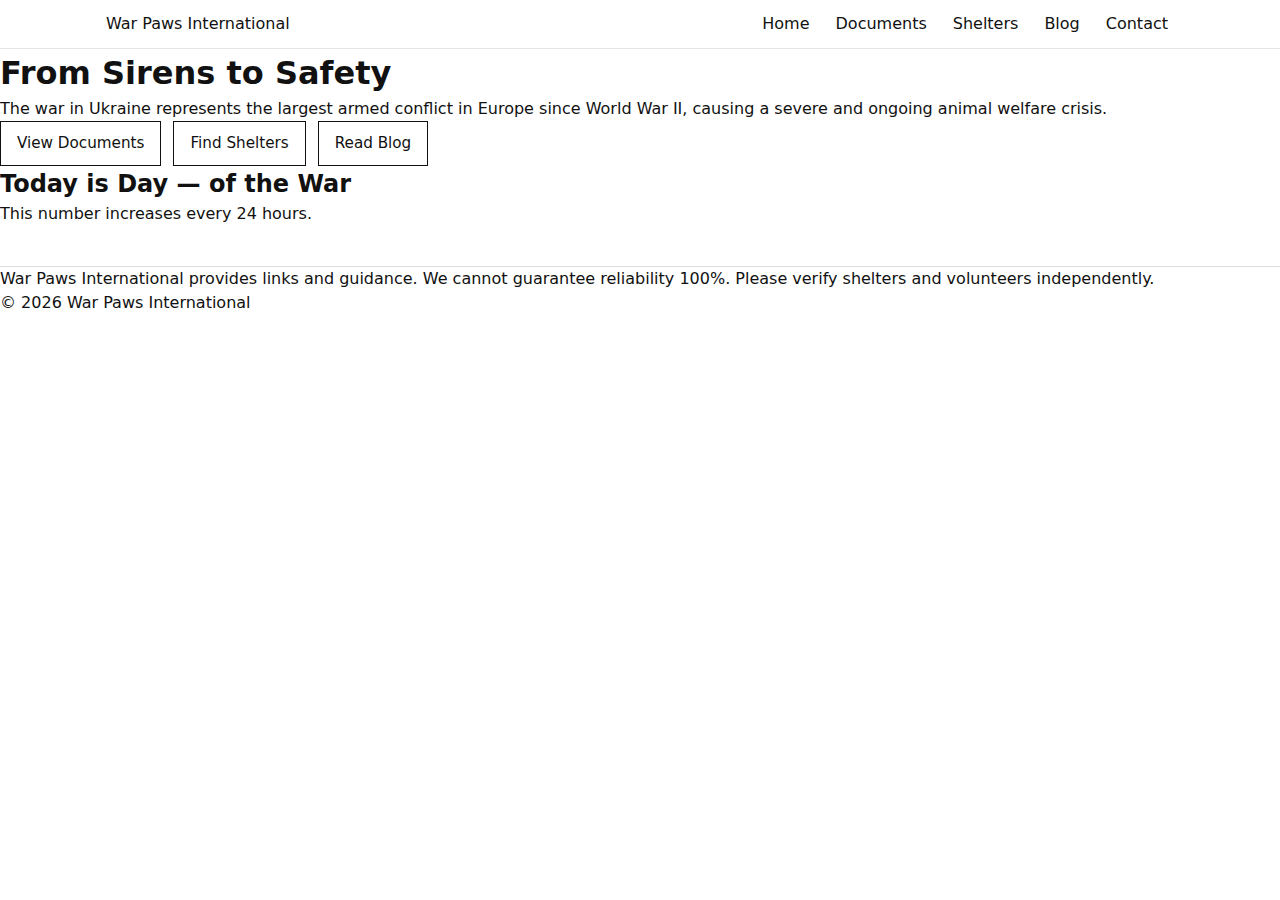
<file: Index.html>
<!DOCTYPE html>
<html lang="en">
<head>
  <meta charset="UTF-8" />
  <meta name="viewport" content="width=device-width, initial-scale=1.0" />
  <meta name="description" content="War Paws International - adoption guidance and resources for helping animals affected by the war in Ukraine." />
  <title>War Paws International | Home</title>

  <!-- Custom CSS -->
  <link rel="stylesheet" href="css/styles.css" />

  <!-- Optional: favicon -->
  <!-- <link rel="icon" href="images/favicon.png" /> -->
</head>

<body>
  <!-- Header / Navigation -->
  <header class="site-header">
    <div class="container header-inner">
      <a class="logo" href="index.html" aria-label="War Paws International Home">
        War Paws International
      </a>

      <nav class="main-nav" aria-label="Main navigation">
        <ul class="nav-list">
          <li><a class="nav-link" href="index.html">Home</a></li>
          <li><a class="nav-link" href="documents.html">Documents</a></li>
          <li><a class="nav-link" href="shelters.html">Shelters</a></li>
          <li><a class="nav-link" href="blog.html">Blog</a></li>
          <li><a class="nav-link" href="contact.html">Contact</a></li>
        </ul>
      </nav>
    </div>
  </header>

  <!-- Main Content -->
  <main>
    <!-- Hero Section (placeholder) -->
    <section class="hero">
      <div class="container">
        <h1>From Sirens to Safety</h1>
        <p>
          The war in Ukraine represents the largest armed conflict in Europe since World War II,
          causing a severe and ongoing animal welfare crisis.
        </p>

        <div class="hero-actions">
          <a class="btn" href="documents.html">View Documents</a>
          <a class="btn" href="shelters.html">Find Shelters</a>
          <a class="btn" href="blog.html">Read Blog</a>
        </div>
      </div>
    </section>

    <!-- Example section -->
    <section class="section">
      <div class="container">
        <h2>Today is Day <span id="warDay">—</span> of the War</h2>
        <p>This number increases every 24 hours.</p>
      </div>
    </section>
  </main>

  <!-- Footer -->
  <footer class="site-footer">
    <div class="container">
      <p>
        War Paws International provides links and guidance. We cannot guarantee reliability 100%.
        Please verify shelters and volunteers independently.
      </p>
      <p>&copy; <span id="year"></span> War Paws International</p>
    </div>
  </footer> 

  <!-- Custom JS -->
  <script src="js/main.js"></script>
</body>
</html>
</file>
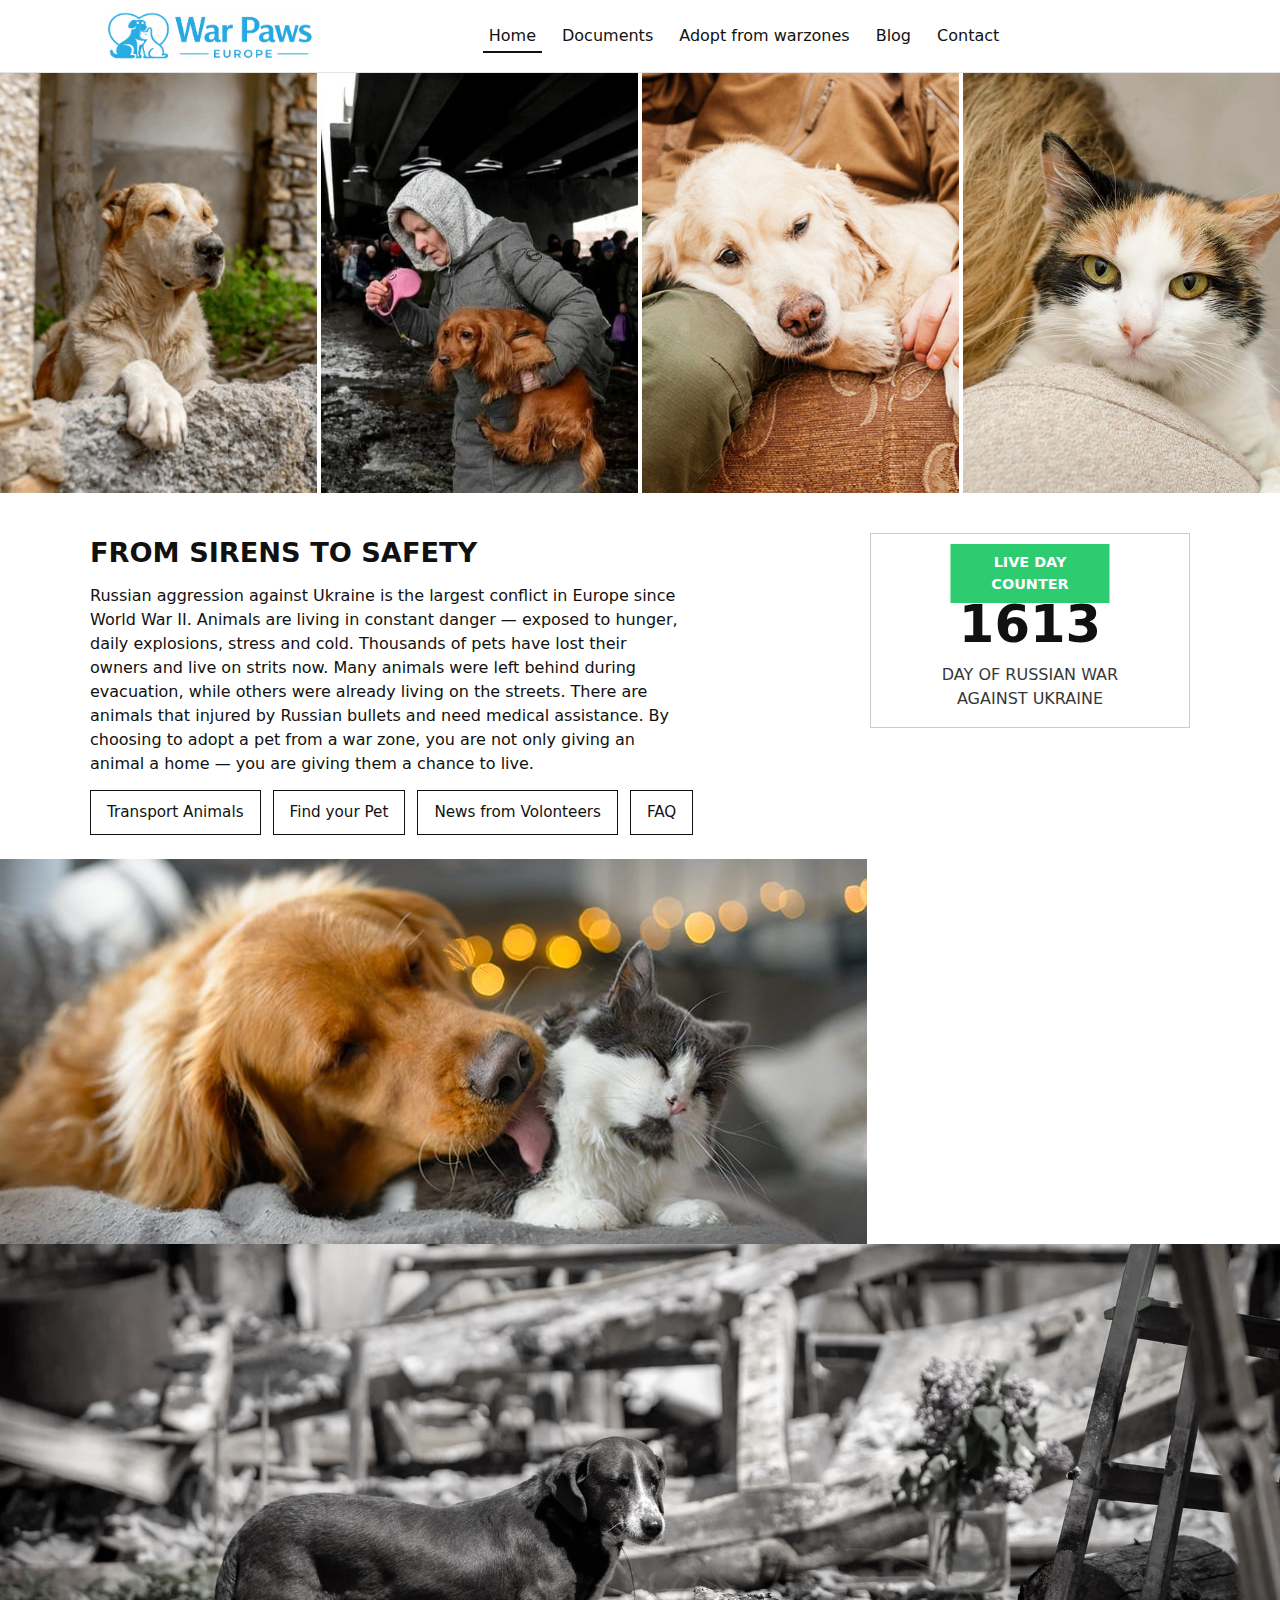
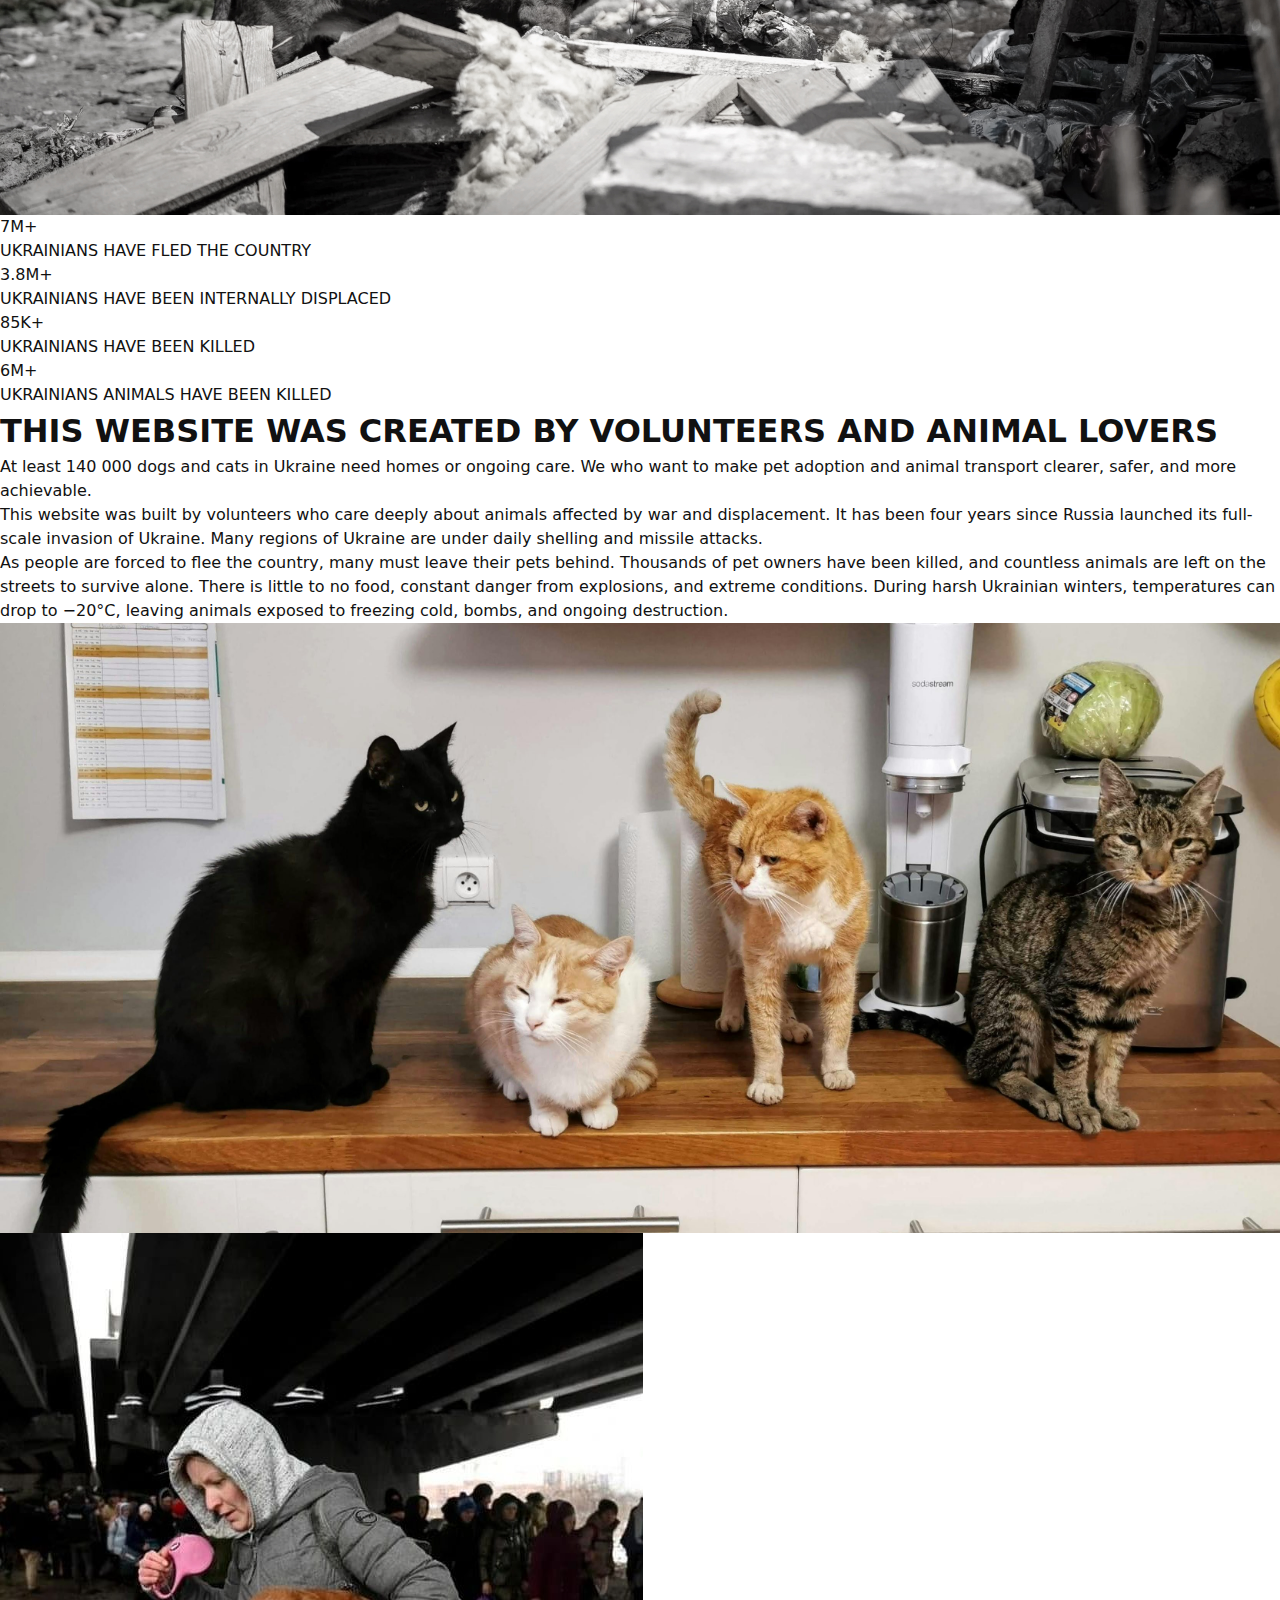
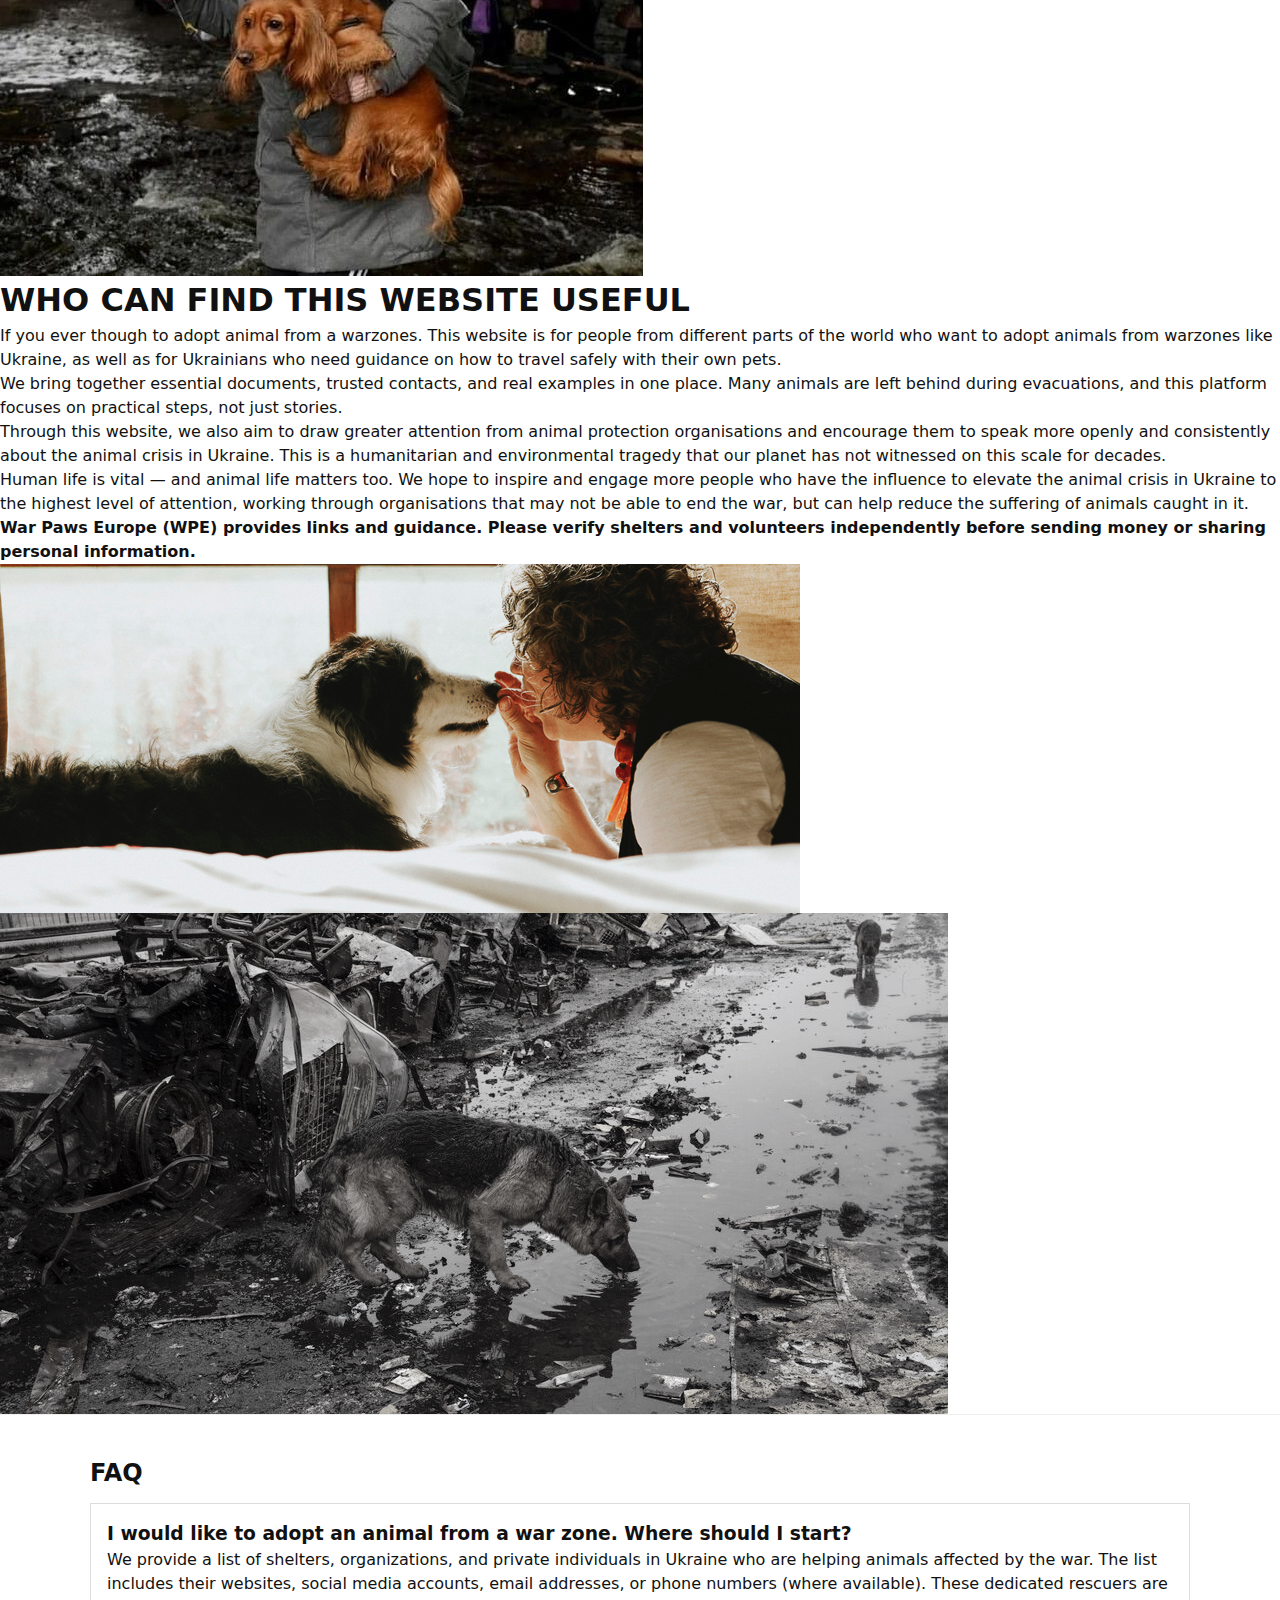
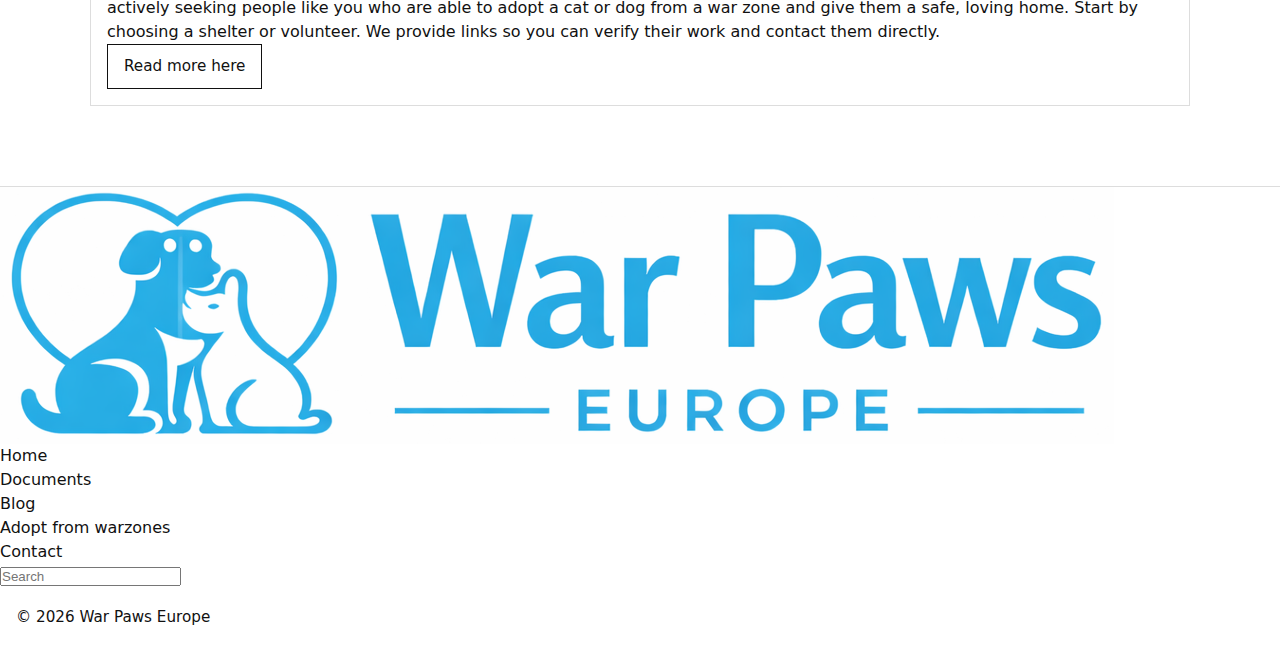
<file: index.html>
<!DOCTYPE html>
<html lang="en">
  <head>
    <meta charset="UTF-8" />
    <meta name="viewport" content="width=device-width, initial-scale=1.0" />
    <meta
      name="description"
      content="War Paws Europe (WPE) - adoption guidance and resources for helping animals affected by the war in Ukraine."
    />
    <title>War Paws Europe | Home</title>

    <link rel="stylesheet" href="css/styles.css?v=10" />
  </head>

  <body>
    <!-- HEADER -->
    


     <header class="site-header">
  <div class="header-inner">
    <a class="brand" href="index.html" aria-label="War Paws Europe home">
      <img class="brand-mark" src="images/logo.png" alt="War Paws Europe logo" />
      <span class="brand-name">War Paws Europe</span>
    </a>

    <nav class="main-nav" id="mainNav" aria-label="Main navigation">
      <ul class="nav-list">
        <li><a class="nav-link active" href="index.html">Home</a></li>
        <li><a class="nav-link" href="documents.html">Documents</a></li>
        <li><a class="nav-link" href="adopt-from-warzones.html">Adopt from warzones</a></li>
        <li><a class="nav-link" href="blog.html">Blog</a></li>
        <li><a class="nav-link" href="contact.html">Contact</a></li>
      </ul>
    </nav>

    <div class="header-actions">
      <button
        class="menu-btn"
        type="button"
        aria-label="Open menu"
        aria-expanded="false"
        aria-controls="mainNav"
      >
        ☰
      </button>
    </div>
  </div>
</header>


 



    

    <!-- MAIN -->
    <main>
      <!-- HERO: 4 portrait images full width -->
      <section class="hero" aria-label="Hero images">
        <div class="hero-grid" id="heroGrid">
          <!-- Base images -->
          <figure class="hero-tile">
            <img src="images/hero-base-1.jpg" alt="Animal in war zone" />
          </figure>
          <figure class="hero-tile">
            <img src="images/hero-base-2.jpg" alt="Animal in war zone" />
          </figure>
          <figure class="hero-tile">
            <img src="images/hero-base-3.jpg" alt="Animal in war zone" />
          </figure>
          <figure class="hero-tile">
            <img src="images/hero-base-4.jpg" alt="Animal in war zone" />
          </figure>

          <!-- Overlay images (slide down together) -->
          <div class="hero-overlay" aria-hidden="true">
            <figure class="hero-tile hero-overlay-tile" data-order="2">
              <img class="overlay-img" src="images/hero-war-1.jpg" alt="" />
            </figure>

            <figure class="hero-tile hero-overlay-tile" data-order="1">
              <img class="overlay-img" src="images/hero-war-2.jpg" alt="" />
            </figure>

            <figure class="hero-tile hero-overlay-tile" data-order="4">
              <img class="overlay-img" src="images/hero-war-3.jpg" alt="" />
            </figure>

            <figure class="hero-tile hero-overlay-tile" data-order="3">
              <img class="overlay-img" src="images/hero-war-4.jpg" alt="" />
            </figure>
          </div>
        </div>
      </section>

      <!-- HERO CONTENT -->
      <section class="hero-content">
        <div class="hero-content-inner">
          <div class="hero-copy">
            <h1>FROM SIRENS TO SAFETY</h1>
            <p>
              Russian aggression against Ukraine is the largest conflict in Europe since World War II.
              Animals are living in constant danger — exposed to hunger, daily explosions, stress and cold.
              Thousands of pets have lost their owners and live on strits now. Many animals were left behind during evacuation,
              while others were already living on the streets. There are animals that injured by Russian bullets and need medical assistance.
              By choosing to adopt a pet from a war zone, you are not only giving an animal a home — you are giving them a chance to live.
            </p>

            <div class="hero-actions">
              <a class="btn" href="documents.html">Transport Animals</a>
              <a class="btn" href="shelters.html">Find your Pet</a>
              <a class="btn" href="blog.html">News from Volonteers</a>
              <a class="btn" href="documents.html">FAQ</a>
            </div>
          </div>

          <aside class="live-panel" aria-label="Live war day counter">
            <div class="live-label">LIVE DAY COUNTER</div>
            <div class="live-number" id="warDayNumber">—</div>
            <div class="live-line">DAY OF RUSSIAN WAR</div>
            <div class="live-line">AGAINST UKRAINE</div>
          </aside>
        </div>
      </section>

      <!-- SECTION A -->
      <section class="story-block">


     <div class="story-image story-swap">
  <img class="story-base" src="images/cat-dog-home.jpg" alt="Description 1" />
  <img class="story-overlay" src="images/section-volunteers.jpg" alt="" aria-hidden="true" />
</div>




       

        <section class="hero-stats">
          <div class="hero-stats-inner">
            <div class="hero-stat">
              <span class="stat-number">7M+</span>
              <p class="stat-text">UKRAINIANS HAVE FLED THE COUNTRY</p>
            </div>

            <div class="hero-stat">
              <span class="stat-number">3.8M+</span>
              <p class="stat-text">UKRAINIANS HAVE BEEN INTERNALLY DISPLACED</p>
            </div>

            <div class="hero-stat">
              <span class="stat-number">85K+</span>
              <p class="stat-text">UKRAINIANS HAVE BEEN KILLED</p>
            </div>

            <div class="hero-stat">
              <span class="stat-number">6M+</span>
              <p class="stat-text">UKRAINIANS ANIMALS HAVE BEEN KILLED</p>
            </div>
          </div>
        </section>

        <div class="story-text">
          <h1>THIS WEBSITE WAS CREATED BY VOLUNTEERS AND ANIMAL LOVERS</h1>

          <p>
            At least 140 000 dogs and cats in Ukraine need homes or ongoing care. 
            We who want to make pet adoption and animal transport clearer, safer, and more achievable.
          </p>

          <p>
            This website was built by volunteers who care deeply about animals affected by war and displacement.
            It has been four years since Russia launched its full-scale invasion of Ukraine. Many regions of
            Ukraine are under daily shelling and missile attacks.
          </p>

          <p>
            As people are forced to flee the country, many must leave their pets behind. Thousands of pet owners
            have been killed, and countless animals are left on the streets to survive alone. There is little to no
            food, constant danger from explosions, and extreme conditions. During harsh Ukrainian winters,
            temperatures can drop to −20°C, leaving animals exposed to freezing cold, bombs, and ongoing destruction.
          </p>
        </div>
      </section>

      <section class="story-block">


      <div class="story-image story-swap">
  <img class="story-b" src="images/cats-in-kitchen.jpg" alt="Description 1" />
  <img class="story-overlay" src="images/section-who-for.jpg" alt="" aria-hidden="true" />
</div>

        

        <div class="story-text">
          <h1>WHO CAN FIND THIS WEBSITE USEFUL</h1>

          <p>
            If you ever though to adopt animal from a warzones.
            This website is for people from different parts of the world who want to adopt animals from warzones
            like Ukraine, as well as for Ukrainians who need guidance on how to travel safely with their own pets.
          </p>

          <p>
            We bring together essential documents, trusted contacts, and real examples in one place. Many animals are
            left behind during evacuations, and this platform focuses on practical steps, not just stories.
          </p>

          <p>
            Through this website, we also aim to draw greater attention from animal protection organisations and
            encourage them to speak more openly and consistently about the animal crisis in Ukraine. This is a
            humanitarian and environmental tragedy that our planet has not witnessed on this scale for decades.
          </p>

          <p>
            Human life is vital — and animal life matters too. We hope to inspire and engage more people who have
            the influence to elevate the animal crisis in Ukraine to the highest level of attention, working through
            organisations that may not be able to end the war, but can help reduce the suffering of animals caught in it.
          </p>
          <p> <strong>War Paws Europe (WPE) provides links and guidance. Please verify shelters and volunteers independently
      before sending money or sharing personal information.</strong>
          </p>
        </div>
      


      </section>


      <!-- Keep your image-only block (now properly closed so footer works) -->
      <section class="story-block">

      <div class="story-image story-swap">
  <img class="story-b" src="images/dog-human.jpg" alt="Description 1" />
  <img class="story-overlay" src="images/dog-itself.jpg" alt="" aria-hidden="true" />
</div>


        
      </section>

      <!-- Q&A PREVIEW (fixed nesting, same look) -->
      <section class="qa-preview">
        <div class="qa-inner">
          <h2 class="qa-inner-h2">FAQ</h2>

          <div class="qa-item">
            <h3>I would like to adopt an animal from a war zone. Where should I start?</h3>
            <p>
              We provide a list of shelters, organizations, and private individuals in Ukraine who are
              helping animals affected by the war. The list includes their websites, social media accounts,
              email addresses, or phone numbers (where available). These dedicated rescuers are actively seeking
              people like you who are able to adopt a cat or dog from a war zone and give them a safe, loving home.
              Start by choosing a shelter or volunteer. We provide links so you can verify their work and contact them directly.
            </p>

            <div class="hero-actions">
              <a class="btn" href="documents.html">Read more here</a>
            </div>
          </div>
        </div>
      </section>
    </main>

    <!-- FOOTER -->
<footer class="site-footer">
  <div class="footer-inner">
    <a class="footer-brand" href="index.html">
      <img class="footer-brand-mark" src="images/logo.png" alt="War Paws Europe logo" />
      
    </a>

    <nav class="footer-nav">
      <ul class="footer-nav-list">
        <li><a class="footer-nav-link" href="index.html">Home</a></li>
        <li><a class="footer-nav-link" href="documents.html">Documents</a></li>
       
        <li><a class="footer-nav-link" href="blog.html">Blog</a></li>
         <li><a class="footer-nav-link" href="adopt-from-warzones.html">Adopt from warzones</a></li>
        <li><a class="footer-nav-link" href="contact.html">Contact</a></li>
      </ul>
    </nav>

    <form class="footer-search">
      <input type="search" placeholder="Search" />
    </form>
  </div>

  <div class="footer-bottom">
    
    <p class="copy">&copy; 2026 War Paws Europe</p>
  </div>
</footer>



<script src="js/main.js?v=10" defer></script>


    
  </body>
</html>
</file>
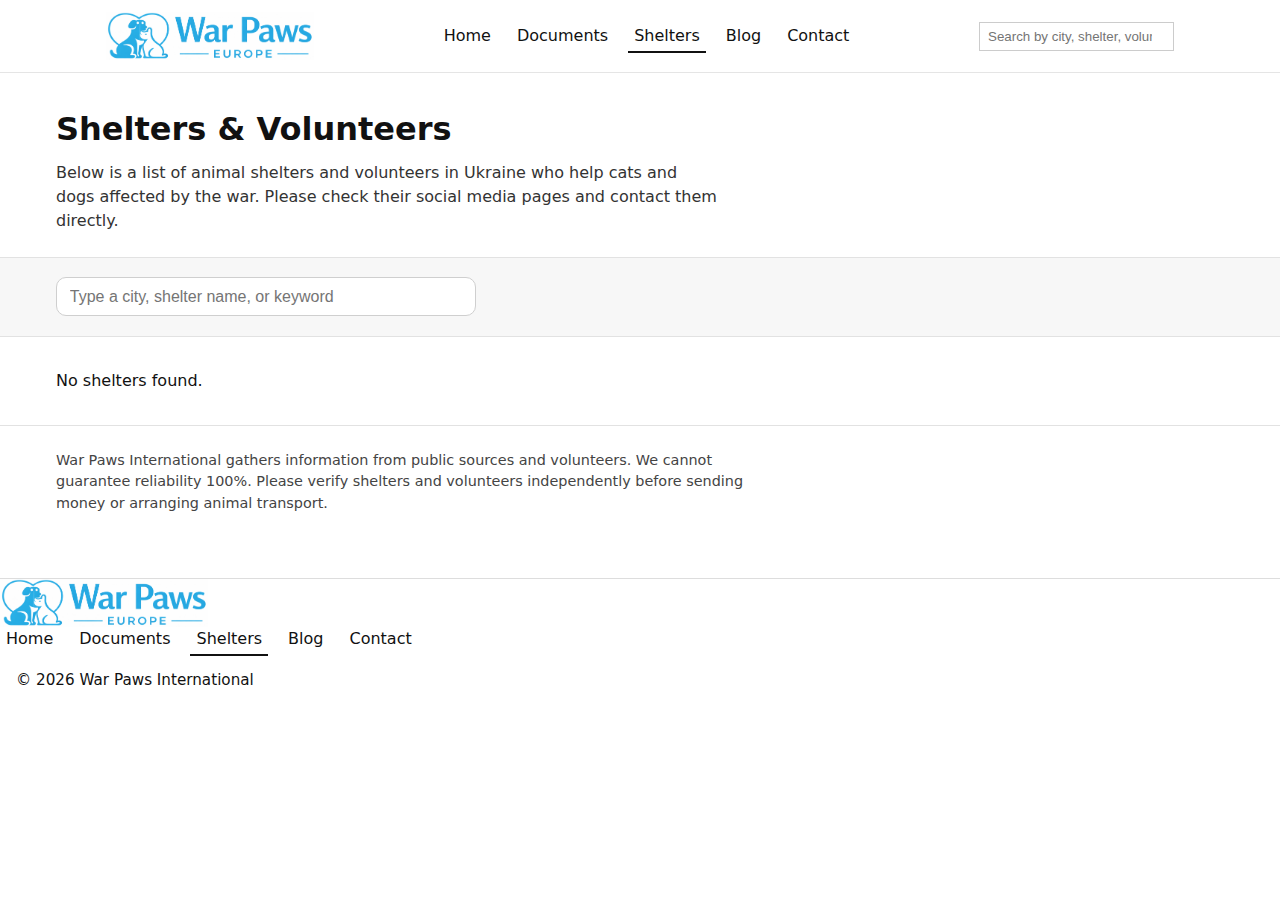
<file: shelters.html>
<!DOCTYPE html>
<html lang="en">
  <head>
    <meta charset="UTF-8" />
    <meta name="viewport" content="width=device-width, initial-scale=1.0" />
    <meta
      name="description"
      content="War Paws International - shelters and volunteers helping animals in Ukraine."
    />
    <title>War Paws International | Shelters</title>

    <link rel="stylesheet" href="css/styles.css" />
  </head>

  <body>
    <!-- HEADER -->
    <header class="site-header">
      <div class="header-inner">
        <!-- Logo (left) -->
        <a class="brand" href="index.html" aria-label="War Paws International home">
          <img src="images/logo.png" alt="War Paws International logo" class="brand-mark" />
          <span class="brand-name">War Paws International</span>
        </a>

        <!-- Navigation (center) -->
        <nav class="main-nav" aria-label="Main navigation">
          <ul class="nav-list">
            <li><a class="nav-link" href="index.html">Home</a></li>
            <li><a class="nav-link" href="documents.html">Documents</a></li>
            <li><a class="nav-link active" href="shelters.html">Shelters</a></li>
            <li><a class="nav-link" href="blog.html">Blog</a></li>
            <li><a class="nav-link" href="contact.html">Contact</a></li>
          </ul>
        </nav>

        <!-- Search -->
        <div class="header-actions">
          <form class="site-search" aria-label="Search shelters" onsubmit="return false;">
            <input id="shelterSearchTop" type="search" placeholder="Search by city, shelter, volunteer" />
          </form>
        </div>
      </div>
    </header>

    <!-- MAIN -->
    <main>
      <!-- PAGE INTRO -->
      <section class="page-header">
        <div class="page-inner">
          <h1>Shelters & Volunteers</h1>
          <p>
            Below is a list of animal shelters and volunteers in Ukraine who help cats and dogs affected by the war.
            Please check their social media pages and contact them directly.
          </p>
        </div>
      </section>

      <!-- SEARCH BAR -->
      <section class="search-section">
        <div class="search-inner">
          <form onsubmit="return false;">
            <input
              type="search"
              id="shelterSearch"
              class="shelter-search"
              placeholder="Type a city, shelter name, or keyword"
              aria-label="Search shelters"
            />
          </form>
        </div>
      </section>

      <!-- SHELTERS GRID -->
      <section class="shelters">
        <div class="shelters-inner" id="sheltersGrid">
          <!-- Cards injected by JS -->
        </div>

        <div class="shelters-inner" id="sheltersEmpty" style="display:none;">
          <p>No shelters found.</p>
        </div>
      </section>

      <!-- DISCLAIMER -->
      <section class="disclaimer-section">
        <div class="disclaimer-inner">
          <p>
            War Paws International gathers information from public sources and volunteers. We cannot guarantee reliability
            100%. Please verify shelters and volunteers independently before sending money or arranging animal transport.
          </p>
        </div>
      </section>
    </main>

    <!-- FOOTER -->
    <footer class="site-footer">
      <div class="footer-top">
        <a class="brand footer-brand" href="index.html">
          <img src="images/logo.png" alt="War Paws International logo" class="brand-mark" />
          <span class="brand-name">War Paws International</span>
        </a>

        <nav class="footer-nav">
          <ul class="nav-list">
            <li><a class="nav-link" href="index.html">Home</a></li>
            <li><a class="nav-link" href="documents.html">Documents</a></li>
            <li><a class="nav-link active" href="shelters.html">Shelters</a></li>
            <li><a class="nav-link" href="blog.html">Blog</a></li>
            <li><a class="nav-link" href="contact.html">Contact</a></li>
          </ul>
        </nav>
      </div>

      <div class="footer-bottom">
        <p class="copy">&copy; <span id="year"></span> War Paws International</p>
      </div>
    </footer>

    <script src="js/main.js"></script>

    <!-- Shelters rendering + search (GitHub Pages friendly) -->
    <script>
      // Footer year (in case main.js doesn't set it)
      const yearEl = document.getElementById("year");
      if (yearEl) yearEl.textContent = new Date().getFullYear();

      // 1) Put your shelter data here OR load from JSON (see note below)
      const shelters = [
        // Example:
        // {
        //   name: "Example Shelter",
        //   city: "Kyiv",
        //   description: "Rescue and rehoming for cats and dogs.",
        //   instagram_url: "https://instagram.com/...",
        //   facebook_url: "https://facebook.com/...",
        //   tiktok_url: "",
        //   website_url: "https://example.org"
        // }
      ];

      const grid = document.getElementById("sheltersGrid");
      const emptyState = document.getElementById("sheltersEmpty");

      function esc(str) {
        return String(str ?? "")
          .replaceAll("&", "&amp;")
          .replaceAll("<", "&lt;")
          .replaceAll(">", "&gt;")
          .replaceAll('"', "&quot;")
          .replaceAll("'", "&#039;");
      }

      function buildLinks(s) {
        const links = [];
        if (s.instagram_url) links.push(`<a href="${esc(s.instagram_url)}" target="_blank" rel="noopener">Instagram</a>`);
        if (s.facebook_url) links.push(`<a href="${esc(s.facebook_url)}" target="_blank" rel="noopener">Facebook</a>`);
        if (s.tiktok_url) links.push(`<a href="${esc(s.tiktok_url)}" target="_blank" rel="noopener">TikTok</a>`);
        if (s.website_url) links.push(`<a href="${esc(s.website_url)}" target="_blank" rel="noopener">Website</a>`);
        return links.join("");
      }

      function render(list) {
        if (!grid) return;

        grid.innerHTML = list
          .map((s) => {
            return `
              <article class="shelter-card">
                <h2>${esc(s.name)}</h2>
                ${s.city ? `<p class="location">${esc(s.city)}</p>` : ""}
                ${s.description ? `<p class="description">${esc(s.description)}</p>` : ""}
                <div class="social-links">
                  ${buildLinks(s)}
                </div>
              </article>
            `;
          })
          .join("");

        const hasItems = list.length > 0;
        grid.style.display = hasItems ? "" : "none";
        if (emptyState) emptyState.style.display = hasItems ? "none" : "";
      }

      function filterShelters(term) {
        const t = (term || "").trim().toLowerCase();
        if (!t) return shelters;

        return shelters.filter((s) => {
          const haystack = `${s.name || ""} ${s.city || ""} ${s.description || ""}`.toLowerCase();
          return haystack.includes(t);
        });
      }

      function syncSearch(term) {
        const top = document.getElementById("shelterSearchTop");
        const main = document.getElementById("shelterSearch");
        if (top && top.value !== term) top.value = term;
        if (main && main.value !== term) main.value = term;
      }

      function onSearch(term) {
        const results = filterShelters(term);
        render(results);
      }

      // Hook up both search inputs
      const topInput = document.getElementById("shelterSearchTop");
      const mainInput = document.getElementById("shelterSearch");
      [topInput, mainInput].forEach((inp) => {
        if (!inp) return;
        inp.addEventListener("input", (e) => {
          const term = e.target.value;
          syncSearch(term);
          onSearch(term);
        });
      });

      // If a query string exists (?q=kyiv), prefill search
      const params = new URLSearchParams(window.location.search);
      const q = params.get("q") || "";
      syncSearch(q);

      // Initial render
      render(filterShelters(q));
    </script>
  </body>
</html>
</file>
<file: css/styles.css>
/* =========================
   War Paws International
   Home page styles.css
   ========================= */
/* =========================
   RESET & BASE
========================= */
*,
*::before,
*::after {
  box-sizing: border-box;
  margin: 0;
  padding: 0;
}

html {
  font-family: system-ui, -apple-system, BlinkMacSystemFont, "Segoe UI",
    Roboto, Helvetica, Arial, sans-serif;
  line-height: 1.5;
  color: #111;
}

body {
  background: #fff;
}

img {
  max-width: 100%;
  display: block;
}

a {
  color: inherit;
  text-decoration: none;
}

ul {
  list-style: none;
}

/* Accessibility helper */
.sr-only {
  position: absolute;
  width: 1px;
  height: 1px;
  padding: 0;
  margin: -1px;
  overflow: hidden;
  clip: rect(0, 0, 0, 0);
  white-space: nowrap;
  border: 0;
}

/* =========================
   BUTTONS
========================= */
.btn {
  padding: 10px 16px;
  border: 1px solid #111;
  background: #fff;
  font-size: 0.95rem;
  cursor: pointer;
  display: inline-block;
}

.btn:hover {
  background: #111;
  color: #fff;
}

/* =========================
   HEADER
========================= */
.site-header {
  border-bottom: 1px solid #e5e5e5;
}

.header-inner {
  display: flex;
  align-items: center;
  justify-content: space-between;
  gap: 14px;
  padding: 12px 16px;
}

.brand {
  display: flex;
  align-items: center;
  gap: 10px;
}

.brand-mark {
  height: 48px; /* adjust logo size */
  width: auto;
}

.brand-name {
  display: none;
  font-weight: 700;
}

.main-nav {
  display: none;
}

.nav-list {
  display: flex;
  gap: 14px;
  align-items: center;
}

.nav-link {
  padding: 6px 6px;
}

.nav-link.active {
  border-bottom: 2px solid #111;
}

.header-actions {
  display: flex;
  gap: 10px;
  align-items: center;
}

.site-search input {
  padding: 6px 8px;
  border: 1px solid #ccc;
}

.menu-btn {
  background: none;
  border: 1px solid #ccc;
  padding: 6px 10px;
  font-size: 1.1rem;
  cursor: pointer;
}

/* mobile menu open */
.main-nav.is-open {
  display: block;
  position: absolute;
  top: 64px;
  left: 16px;
  right: 16px;
  background: #fff;
  border: 1px solid #e5e5e5;
  padding: 12px;
}

/* =========================
   HERO IMAGES + VIDEO MASK
========================= */
.hero-grid {
  position: relative;
  display: grid;
  grid-template-columns: 1fr;
  gap: 4px;
}

.hero-tile {
  position: relative;
  height: 260px;
}

.hero-tile img {
  width: 100%;
  height: 100%;
  object-fit: cover;
}

/* Hidden mask video (used only by canvas) */
.mask-video {
  position: absolute;
  width: 1px;
  height: 1px;
  opacity: 0;
  pointer-events: none;
}

.hero-overlay {
  position: absolute;
  inset: 0;
  display: grid;
  grid-template-columns: 1fr;  /* mobile default */
  gap: 4px;
  pointer-events: none;
  z-index: 2;
}

@media (min-width: 1024px) {
  .hero-overlay {
    grid-template-columns: repeat(4, 1fr);
  }
}

.hero-overlay-tile {
  position: relative;
  overflow: hidden;
}

/* overlay image hidden until reveal ends */
.overlay-img {
  width: 100%;
  height: 100%;
  object-fit: cover;
  opacity: 0;
}

/* canvas used during reveal */
.overlay-canvas {
  position: absolute;
  inset: 0;
  width: 100%;
  height: 100%;
  display: none;
}

/* =========================
   HERO CONTENT
========================= */
.hero-content {
  padding: 40px 16px 24px;
}

.hero-content-inner {
  display: grid;
  gap: 18px;
}

.hero-copy h1 {
  font-size: 1.7rem;
  margin-bottom: 10px;
}

.hero-copy p {
  max-width: 58ch;
  margin-bottom: 14px;
}

.hero-actions {
  display: flex;
  gap: 12px;
  flex-wrap: wrap;
}

.live-panel {
  border: 1px solid #ccc;
  padding: 34px 16px 16px;
  max-width: 320px;
  text-align: center;
  position: relative;
}

.live-label {
  background: #2ecc71;
  color: #fff;
  font-size: 0.9rem;
  padding: 8px 18px;
  font-weight: 700;
  position: absolute;
  top: 10px;
  left: 50%;
  transform: translateX(-50%);
}

.live-number {
  font-size: 3.2rem;
  font-weight: 800;
  margin-top: 18px;
}

.live-line {
  opacity: 0.85;
}

/* =========================
   SECTIONS
========================= */
.split {
  padding: 40px 16px;
  border-top: 1px solid #eee;
}

.split-inner {
  display: block;
}

.split-media img {
  width: 100%;
  height: 280px;
  object-fit: cover;
  margin-bottom: 14px;
}

.split-text h2 {
  margin-bottom: 10px;
}

.split-text p {
  margin-bottom: 10px;
}

.qa-preview {
  padding: 40px 16px;
  border-top: 1px solid #eee;
}

.qa-item {
  border: 1px solid #ddd;
  padding: 16px;
  margin-top: 12px;
}

.link {
  text-decoration: underline;
  font-weight: 700;
}

/* =========================
   FOOTER
========================= */
.site-footer {
  border-top: 1px solid #ddd;
  margin-top: 40px;
}

.footer-bottom {
  padding: 18px 16px;
}

.disclaimer,
.copy {
  font-size: 0.95rem;
  margin-bottom: 8px;
}

/* =========================
   DESKTOP
========================= */
@media (min-width: 1024px) {
  .main-nav {
    display: flex;
  }

  .menu-btn {
    display: none;
  }

  .hero-grid {
    grid-template-columns: repeat(4, 1fr);
  }

  .hero-tile {
    height: 420px;
  }

  .hero-content-inner {
    max-width: 1100px;
    margin: 0 auto;
    grid-template-columns: 1fr 320px;
    align-items: start;
    gap: 32px;
  }

  .header-inner {
    max-width: 1100px;
    margin: 0 auto;
  }

  .split-inner,
  .qa-inner {
    max-width: 1100px;
    margin: 0 auto;
  }

  .split-inner {
    display: grid;
    grid-template-columns: 1fr 1fr;
    gap: 28px;
    align-items: center;
  }

  .split-media img {
    margin-bottom: 0;
    height: 320px;
  }
}

/* Reduced motion: show overlays immediately */
@media (prefers-reduced-motion: reduce) {
  .overlay-canvas {
    display: none !important;
  }
  .overlay-img {
    opacity: 1 !important;
  }
}


















/* =========================
   Shelters page styles
   ========================= */

/* Page intro */
.page-header {
  background: #ffffff;
  border-bottom: 1px solid #e2e2e2;
}

.page-inner {
  max-width: 1200px;
  margin: 0 auto;
  padding: 2rem 1rem 1.5rem;
}

.page-inner h1 {
  margin: 0 0 0.5rem;
  font-size: 2rem;
}

.page-inner p {
  margin: 0;
  max-width: 65ch;
  color: #333;
}

/* =========================
   Search section
   ========================= */
.search-section {
  background: #f7f7f7;
  border-bottom: 1px solid #e2e2e2;
}

.search-inner {
  max-width: 1200px;
  margin: 0 auto;
  padding: 1.2rem 1rem;
}

.shelter-search {
  width: 100%;
  max-width: 420px;
  padding: 0.6rem 0.8rem;
  border: 1px solid #cfcfcf;
  border-radius: 10px;
  font-size: 1rem;
}

.shelter-search:focus {
  outline: 2px solid #9a9a9a;
  outline-offset: 2px;
}

/* =========================
   Shelters grid
   ========================= */
.shelters {
  background: #ffffff;
}

.shelters-inner {
  max-width: 1200px;
  margin: 0 auto;
  padding: 2rem 1rem;
  display: grid;
  grid-template-columns: repeat(3, 1fr);
  gap: 1.5rem;
}

/* Individual shelter card */
.shelter-card {
  border: 1px solid #d9d9d9;
  border-radius: 14px;
  padding: 1.25rem;
  background: #f7f7f7;
  display: flex;
  flex-direction: column;
  justify-content: space-between;
}

.shelter-card h2 {
  margin: 0 0 0.3rem;
  font-size: 1.25rem;
}

.location {
  font-size: 0.9rem;
  color: #555;
  margin-bottom: 0.6rem;
}

.description {
  font-size: 0.95rem;
  color: #333;
  margin-bottom: 1rem;
}

/* =========================
   Social links inside cards
   ========================= */
.social-links {
  display: flex;
  gap: 0.75rem;
  flex-wrap: wrap;
}

.social-links a {
  font-size: 0.9rem;
  font-weight: 600;
  padding: 0.35rem 0.6rem;
  border: 1px solid #cfcfcf;
  border-radius: 8px;
  background: #ffffff;
}

.social-links a:hover {
  background: #ededed;
}

/* =========================
   Disclaimer section
   ========================= */
.disclaimer-section {
  background: #ffffff;
  border-top: 1px solid #e2e2e2;
}

.disclaimer-inner {
  max-width: 1200px;
  margin: 0 auto;
  padding: 1.5rem 1rem;
}

.disclaimer-inner p {
  margin: 0;
  font-size: 0.9rem;
  color: #444;
  max-width: 80ch;
}

/* =========================
   Responsive layout
   ========================= */
@media (max-width: 980px) {
  .shelters-inner {
    grid-template-columns: repeat(2, 1fr);
  }
}

@media (max-width: 640px) {
  .shelters-inner {
    grid-template-columns: 1fr;
  }

  .shelter-search {
    max-width: 100%;
  }

  .page-inner h1 {
    font-size: 1.6rem;
  }
}






/* =========================
   Documents page styles
   ========================= */

/* Page intro already uses .page-header + .page-inner
   (shared with Shelters) */

/* =========================
   Documents sections
   ========================= */
.docs-steps,
.docs-block,
.docs-highlight {
  background: #ffffff;
  border-bottom: 1px solid #e2e2e2;
}

.docs-inner {
  max-width: 1200px;
  margin: 0 auto;
  padding: 2rem 1rem;
}

/* =========================
   Headings
   ========================= */
.docs-inner h2 {
  margin: 0 0 1rem;
  font-size: 1.6rem;
}

.docs-inner h3 {
  margin: 0 0 0.4rem;
  font-size: 1.2rem;
}

/* =========================
   Step-by-step list
   ========================= */
.step-list {
  margin: 0;
  padding-left: 1.2rem;
}

.step-item {
  margin-bottom: 1.5rem;
}

.step-item p {
  margin: 0.3rem 0 0.6rem;
  color: #333;
}

.step-item ul {
  margin: 0.4rem 0 0.6rem;
  padding-left: 1.2rem;
}

.step-item ul li {
  margin-bottom: 0.3rem;
  color: #333;
}

/* =========================
   Generic document blocks
   ========================= */
.docs-block p {
  margin: 0 0 0.8rem;
  max-width: 75ch;
  color: #333;
}

.docs-block ul {
  padding-left: 1.2rem;
}

.docs-block ul li {
  margin-bottom: 0.4rem;
}

/* =========================
   Highlight blocks
   ========================= */
.docs-highlight {
  background: #f7f7f7;
}

.docs-highlight .docs-inner {
  border: 1px solid #d9d9d9;
  border-radius: 14px;
}

.docs-highlight p {
  margin: 0;
  max-width: 75ch;
  color: #333;
}

/* =========================
   Cost list
   ========================= */
.cost-list {
  padding-left: 1.2rem;
}

.cost-list li {
  margin-bottom: 0.35rem;
  color: #333;
}

/* =========================
   Buttons inside docs
   ========================= */
.docs-block .btn {
  margin-top: 0.6rem;
}

/* =========================
   Responsive adjustments
   ========================= */
@media (max-width: 980px) {
  .docs-inner {
    padding: 1.6rem 1rem;
  }

  .docs-inner h2 {
    font-size: 1.4rem;
  }
}

@media (max-width: 640px) {
  .docs-inner {
    padding: 1.4rem 0.9rem;
  }

  .docs-inner h2 {
    font-size: 1.3rem;
  }

  .step-list {
    padding-left: 1rem;
  }
}



.docs-mark {
  background: #ffe08a;
  padding: 0.05rem 0.15rem;
  border-radius: 4px;
}







/* =========================
   Blog page styles
   ========================= */

/* The page intro uses .page-header + .page-inner (shared) */

/* Blog list container */
.blog {
  background: #ffffff;
  border-bottom: 1px solid #e2e2e2;
}

.blog-inner {
  max-width: 1200px;
  margin: 0 auto;
  padding: 2rem 1rem;
}

/* Blog post card */
.blog-post {
  display: grid;
  grid-template-columns: 360px 1fr;
  gap: 1.5rem;
  padding: 1.25rem;
  border: 1px solid #d9d9d9;
  border-radius: 14px;
  background: #f7f7f7;
  margin-bottom: 1.5rem;
}

/* Image */
.blog-image img {
  width: 100%;
  height: 240px;
  object-fit: cover;
  border-radius: 12px;
  border: 1px solid #e0e0e0;
}

/* Content */
.blog-content h2 {
  margin: 0 0 0.4rem;
  font-size: 1.35rem;
}

.blog-meta {
  margin: 0 0 0.8rem;
  font-size: 0.9rem;
  color: #555;
}

.blog-excerpt {
  margin: 0 0 1rem;
  color: #333;
  max-width: 80ch;
}

/* Note block at bottom */
.blog-note {
  background: #ffffff;
  border-bottom: 1px solid #e2e2e2;
}

.blog-note p {
  margin: 0;
  padding: 1.25rem;
  border: 1px solid #d9d9d9;
  border-radius: 14px;
  background: #f7f7f7;
  color: #444;
}

/* =========================
   Responsive
   ========================= */
@media (max-width: 980px) {
  .blog-post {
    grid-template-columns: 1fr;
  }

  .blog-image img {
    height: 260px;
  }
}

@media (max-width: 640px) {
  .blog-inner {
    padding: 1.6rem 0.9rem;
  }

  .blog-post {
    padding: 1rem;
  }

  .blog-content h2 {
    font-size: 1.2rem;
  }

  .blog-image img {
    height: 220px;
  }
}
</file>
